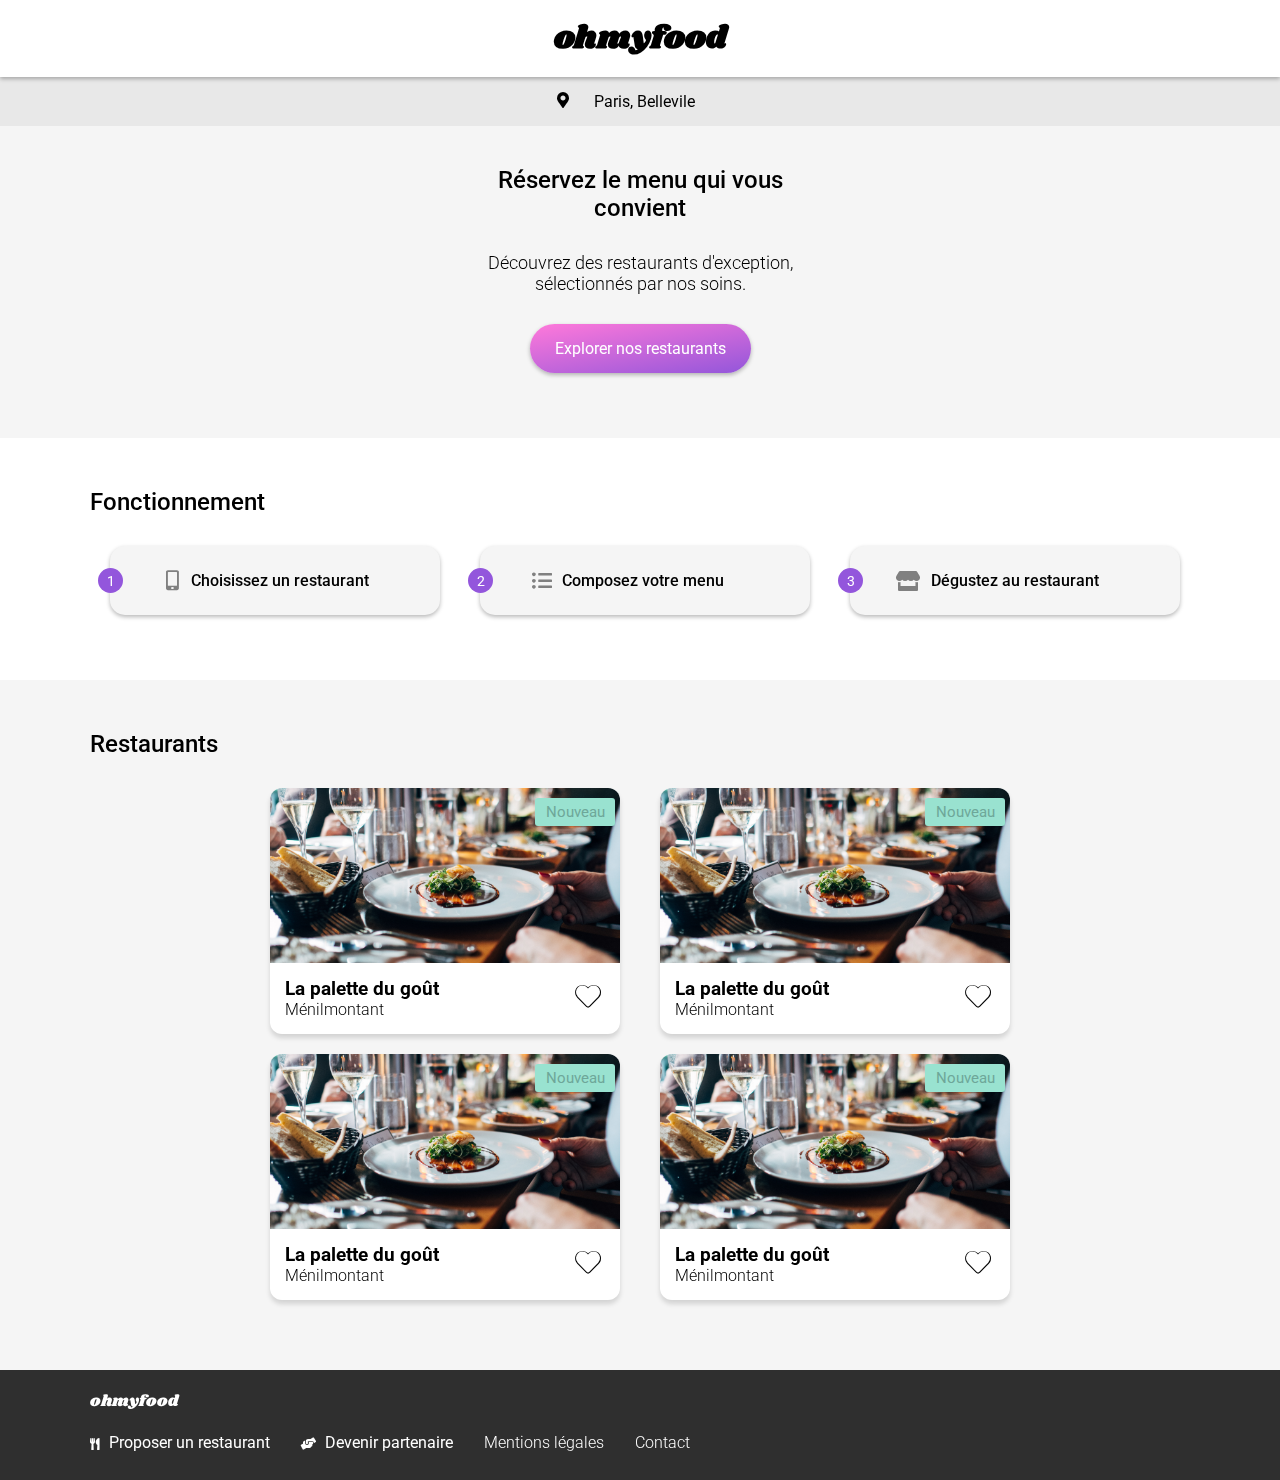
<file: index.html>
<!DOCTYPE html>
<html lang="en">
  <head>
    <meta charset="UTF-8" />
    <meta name="viewport" content="width=device-width, initial-scale=1.0" />
    <!-- Css -->
    <link rel="stylesheet" href="./css/main.css" />
    <link rel="stylesheet" href="./css/home.css" />
    <!-- Fonts -->
    <link href="https://fonts.googleapis.com/css2?family=Roboto:wght@300;400;500;600;700&family=Shrikhand&display=swap" rel="stylesheet" />
    <!-- Font Awesome -->
    <link rel="stylesheet" type="text/css" href="./fontawesome-free-5.14.0-web/css/all.min.css" />
    <!-- Favicon -->
    <link rel="shortcut icon" href="https://i.pinimg.com/originals/8b/22/f8/8b22f86ebe3169ec697933156a07eeb9.jpg" type="image/x-icon" />
    <!-- Meta -->
    <meta property="og:title" content="Ohmyfood!" />
    <meta property="og:description" content="Commandez votre repas en ligne !" />
    <meta property="og:image" content="https://media-cdn.tripadvisor.com/media/photo-s/19/45/c8/67/halloumi-salad-grilled.jpg" />
    <title>Ohmyfood!</title>
  </head>
  <body>
    <div class="spinner"><i class="fas fa-sync-alt"></i></div>
    <header>
      <h1><a href="">ohmyfood</a></h1>
    </header>
    <section class="google-map">
      <i class="fas fa-map-marker-alt"></i>
      <span>Paris, Bellevile <i class="fas fa-cheeseburger"></i></span>
    </section>
    <section class="hero">
      <div class="hero__content">
        <h2>Réservez le menu qui vous convient</h2>
        <p>Découvrez des restaurants d'exception, sélectionnés par nos soins.</p>
        <a href="" class="btn"> <span>Explorer nos restaurants </span> </a>
      </div>
    </section>
    <main>
      <section class="fonctionnement">
        <div class="container">
          <h2>Fonctionnement</h2>
          <div class="cards">
            <div class="card">
              <div class="card__content">
                <div class="card__number">
                  <span>1</span>
                </div>
                <span class="choose"><i class="fas fa-mobile-alt"></i>Choisissez un restaurant</span>
              </div>
            </div>
            <div class="card">
              <div class="card__content">
                <div class="card__number">
                  <span>2</span>
                </div>
                <span class="compose"><i class="fas fa-list-ul"></i> Composez votre menu</span>
              </div>
            </div>
            <div class="card">
              <div class="card__content">
                <div class="card__number">
                  <span>3</span>
                </div>
                <span class="degust"><i class="fas fa-store"></i>Dégustez au restaurant</span>
              </div>
            </div>
          </div>
        </div>
      </section>
      <section class="restaurants">
        <div class="container">
          <h2>Restaurants</h2>
          <div class="cards">
            <div class="card">
              <a href="#"></a>
              <div class="card__new"><span>Nouveau</span></div>
              <div class="card__img" id="palette"></div>
              <div class="card__body">
                <div class="card__content">
                  <h3>La palette du goût</h3>
                  <p>Ménilmontant</p>
                </div>
                <div class="card__heart">
                    <i class="far fa-heart"></i>
                    <i class="fas fa-heart"></i>
                  </span>
                </div>
              </div>
            </div>
            <div class="card">
              <a href="#"></a>
              <div class="card__new"><span>Nouveau</span></div>
              <div class="card__img" id="palette"></div>
              <div class="card__body">
                <div class="card__content">
                  <h3>La palette du goût</h3>
                  <p>Ménilmontant</p>
                </div>
                <div class="card__heart">
                  <span>
                    <i class="far fa-heart"></i>
                    <i class="fas fa-heart"></i>
                  </span>
                </div>
              </div>
            </div>
            <div class="card">
              <a href="#"></a>
              <div class="card__new"><span>Nouveau</span></div>
              <div class="card__img" id="palette"></div>
              <div class="card__body">
                <div class="card__content">
                  <h3>La palette du goût</h3>
                  <p>Ménilmontant</p>
                </div>
                <div class="card__heart">
                  <span>
                    <i class="far fa-heart"></i>
                    <i class="fas fa-heart"></i>
                  </span>
                </div>
              </div>
            </div>
            <div class="card">
              <a href="#"></a>
              <div class="card__new"><span>Nouveau</span></div>
              <div class="card__img" id="palette"></div>
              <div class="card__body">
                <div class="card__content">
                  <h3>La palette du goût</h3>
                  <p>Ménilmontant</p>
                </div>
                <div class="card__heart">
                  <span>
                    <i class="far fa-heart"></i>
                    <i class="fas fa-heart"></i>
                  </span>
                </div>
              </div>
            </div>
          </div>
        </div>
      </section>
    </main>
    <footer>
      <div class="container">
        <a href="#" class="logo">ohmyfood</a>
        <ul>
          <li>
            <a href="#"> <i class="fas fa-utensils"></i> <span> Proposer un restaurant</span></a>
          </li>
          <li>
            <a href="#"> <i class="fas fa-hands-helping"></i> <span>Devenir partenaire </span> </a>
          </li>
          <li>
            <a href="#">Mentions légales</a>
          </li>
          <li>
            <a href="mailto:daniel.venera2@gmail.com">Contact</a>
          </li>
        </ul>
      </div>
    </footer>
  </body>
</html>
</file>
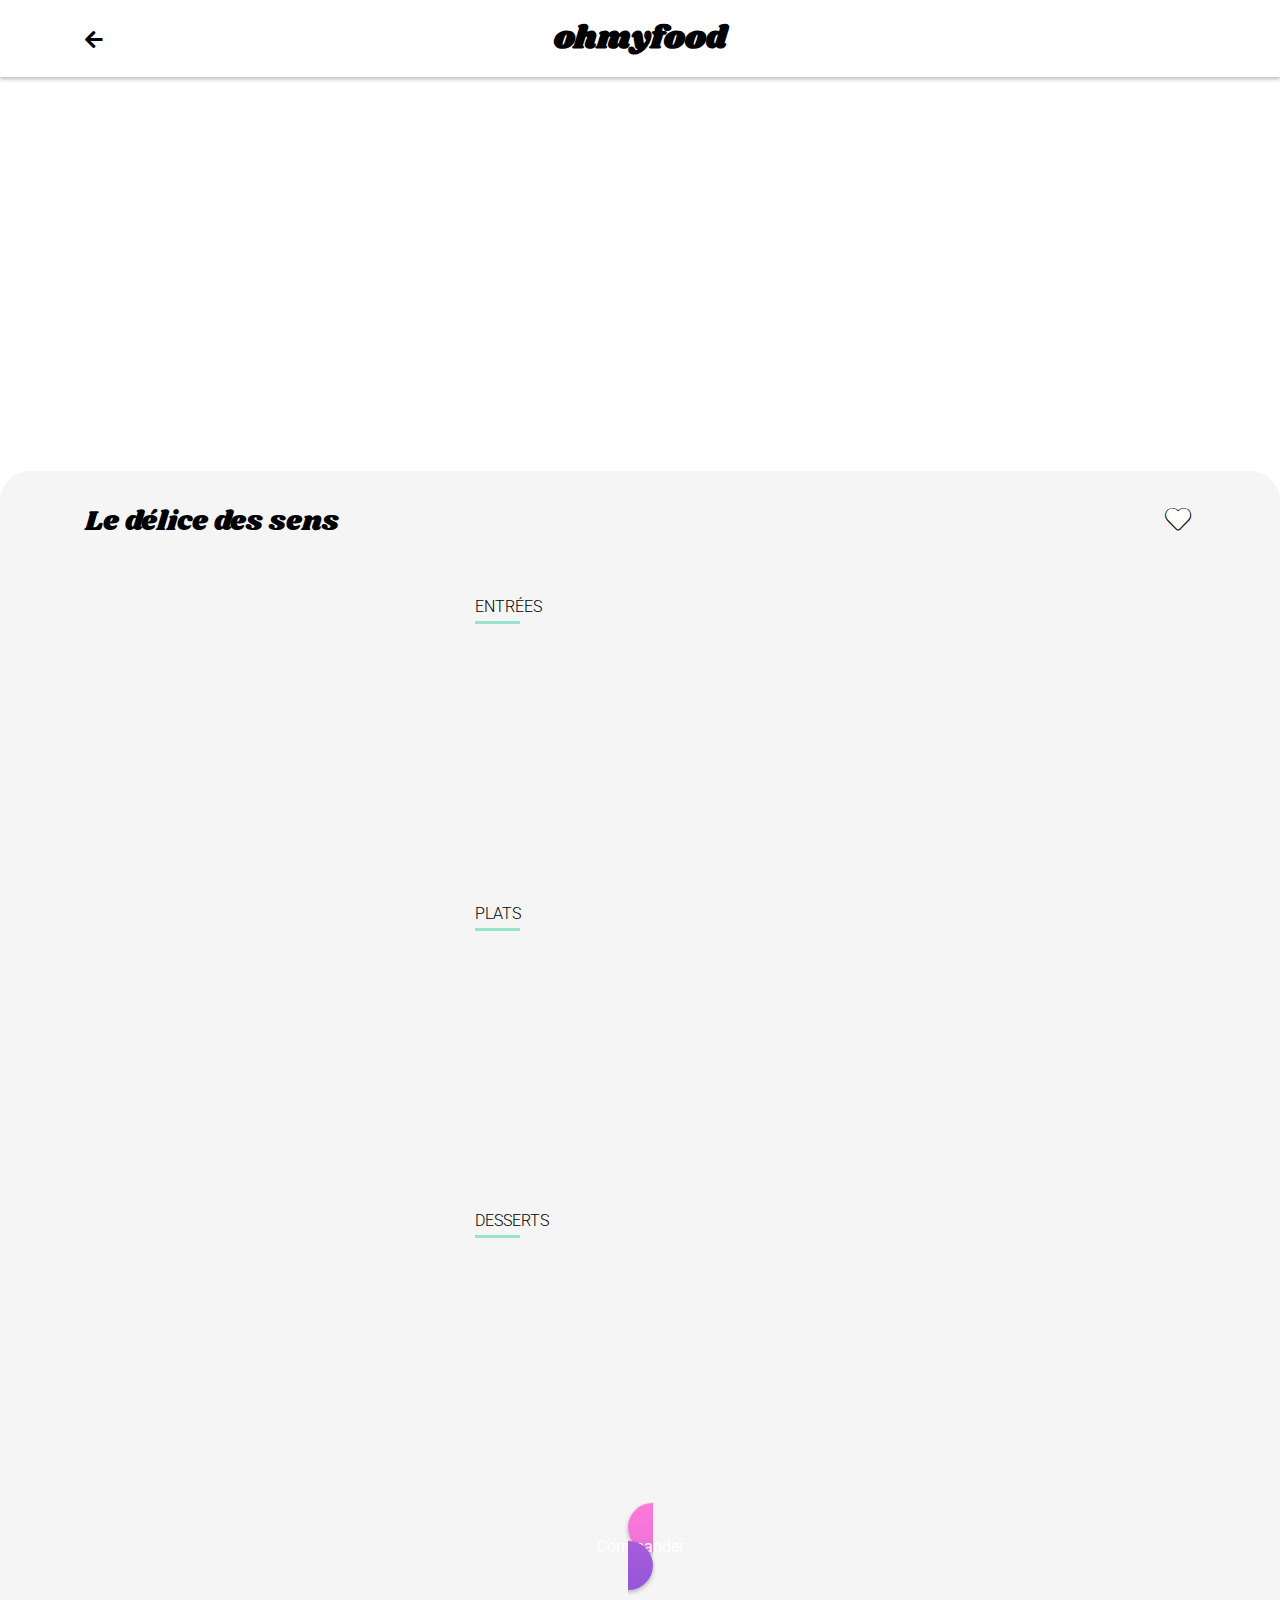
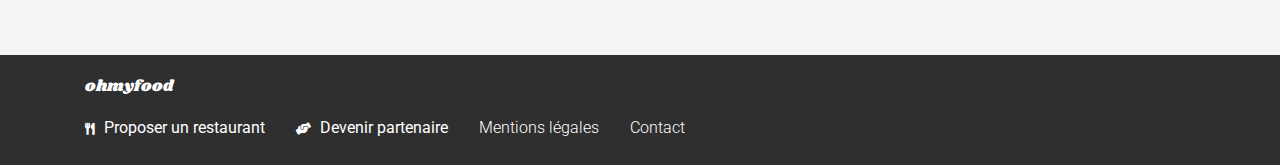
<file: delice.html>
<!DOCTYPE html>
<html lang="en">
  <head>
    <meta charset="UTF-8" />
    <meta name="viewport" content="width=device-width, initial-scale=1.0" />
    <!-- Css -->
    <link rel="stylesheet" href="./css/main.css" />
    <link rel="stylesheet" href="./css/restaurant.css" />
    <!-- Fonts -->
    <link href="https://fonts.googleapis.com/css2?family=Roboto:wght@300;400;500;600;700&family=Shrikhand&display=swap" rel="stylesheet" />
    <!-- Font Awesome -->
    <link rel="stylesheet" type="text/css" href="./fontawesome-free-5.14.0-web/css/all.min.css" />
    <!-- Favicon -->
    <link rel="shortcut icon" href="https://i.pinimg.com/originals/8b/22/f8/8b22f86ebe3169ec697933156a07eeb9.jpg" type="image/x-icon" />
    <!-- Meta -->
    <meta property="og:title" content="Le délice des sens" />
    <meta property="og:description" content="Commandez votre repas en ligne !" />
    <meta property="og:image" content="https://media-cdn.tripadvisor.com/media/photo-s/19/45/c8/67/halloumi-salad-grilled.jpg" />
    <title>Ohmyfood! - Le délice des sens</title>
  </head>
  <body>
    <header>
      <div class="container">
        <h1>
          <a href="index.html"><i class="fas fa-arrow-left"></i>ohmyfood</a>
        </h1>
      </div>
    </header>
    <section class="hero" id="delice">
      <div class="title">
        <div class="container">
          <h2>Le délice des sens</h2>
          <div class="card__heart">
            <i class="far fa-heart"></i>
            <i class="fas fa-heart"></i>
          </div>
        </div>
      </div>
    </section>
    <main>
      <div class="container">
        <div class="row">
          <section>
            <h3>Entrées</h3>
            <div class="cards">
              <div class="card card--one">
                <h4>Tartare de thon</h4>
                <div class="card__infos">
                  <p>Assaisonné au yuzu</p>
                  <!-- <span class="hidden">...</span> -->
                  <div class="card__price">
                    25&euro;
                  </div>
                </div>
                <div class="card__validator"></div>
              </div>
              <div class="card card--two">
                <h4>Bouchée de homard croustillant</h4>
                <div class="card__infos">
                  <p>Et sa farandole de petits légumes</p>
                  <!-- <span class="hidden">...</span> -->
                  <div class="card__price">
                    35&euro;
                  </div>
                </div>
                <div class="card__validator"></div>
              </div>
              <div class="card card--three">
                <h4>Velouté de cèpes</h4>
                <div class="card__infos">
                  <p>Aux truffes</p>
                  <!-- <span class="hidden">...</span> -->
                  <div class="card__price">
                    20&euro;
                  </div>
                </div>
                <div class="card__validator"></div>
              </div>
            </div>
          </section>
          <section>
            <h3>Plats</h3>
            <div class="cards">
              <div class="card card--one">
                <h4>Poulet rôti aux herbes de Provence</h4>
                <div class="card__infos">
                  <p>Et sa crème de truffe</p>
                  <!-- <span class="hidden">...</span> -->
                  <div class="card__price">
                    40&euro;
                  </div>
                </div>
                <div class="card__validator"></div>
              </div>
              <div class="card card--two">
                <h4>Langouste rôtie</h4>
                <div class="card__infos">
                  <p>Et ses légumes de saison</p>
                  <!-- <span class="hidden">...</span> -->
                  <div class="card__price">
                    35&euro;
                  </div>
                </div>
                <div class="card__validator"></div>
              </div>
              <div class="card card--three">
                <h4>Côte de boeuf Angus</h4>
                <div class="card__infos">
                  <p>Et sa purée de panais</p>
                  <!-- <span class="hidden">...</span> -->
                  <div class="card__price">
                    44&euro;
                  </div>
                </div>
                <div class="card__validator"></div>
              </div>
            </div>
          </section>
          <section>
            <h3>Desserts</h3>
            <div class="cards">
              <div class="card card--one">
                <h4>Farandole de desserts</h4>
                <div class="card__infos">
                  <p>Du chef</p>
                  <!-- <span class="hidden">...</span> -->
                  <div class="card__price">
                    18&euro;
                  </div>
                </div>
                <div class="card__validator"></div>
              </div>
              <div class="card card--two">
                <h4>Crème brulée</h4>
                <div class="card__infos">
                  <p>Revisitée</p>
                  <!-- <span class="hidden">...</span> -->
                  <div class="card__price">
                    22&euro;
                  </div>
                </div>
                <div class="card__validator"></div>
              </div>
              <div class="card card--three">
                <h4>Tiramisu</h4>
                <div class="card__infos">
                  <p>À la noisette</p>
                  <!-- <span class="hidden">...</span> -->
                  <div class="card__price">
                    23&euro;
                  </div>
                </div>
                <div class="card__validator"></div>
              </div>
            </div>
          </section>
        </div>
      </div>
      <div class="btn__container">
        <a href="" class="btn">
          <div class="btn__color">
            <span>Commander</span>
          </div>
        </a>
      </div>
    </main>
    <footer>
      <div class="container">
        <a href="index.html" class="logo">ohmyfood</a>
        <ul>
          <li>
            <a href="#"> <i class="fas fa-utensils"></i> <span> Proposer un restaurant</span></a>
          </li>
          <li>
            <a href="#"> <i class="fas fa-hands-helping"></i> <span>Devenir partenaire </span> </a>
          </li>
          <li>
            <a href="#">Mentions légales</a>
          </li>
          <li>
            <a href="mailto:daniel.venera2@gmail.com">Contact</a>
          </li>
        </ul>
      </div>
    </footer>
  </body>
</html>
</file>
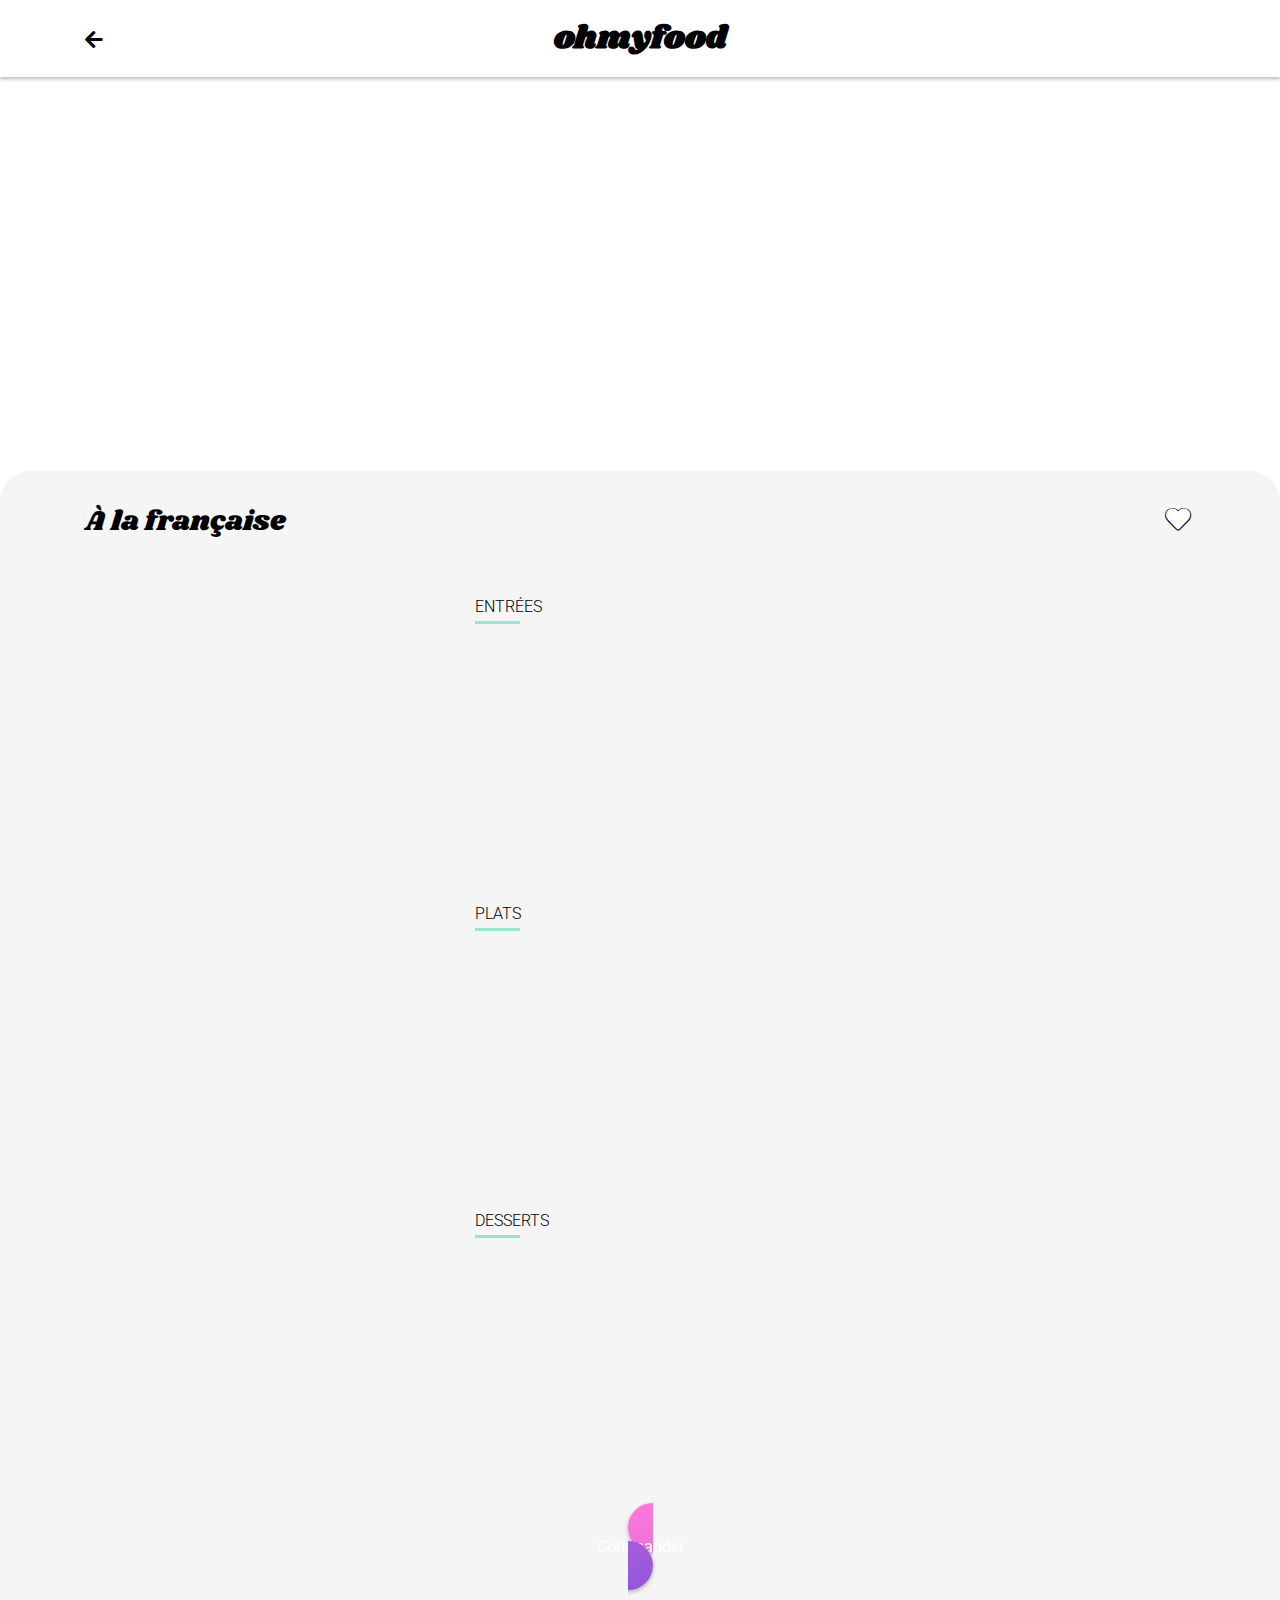
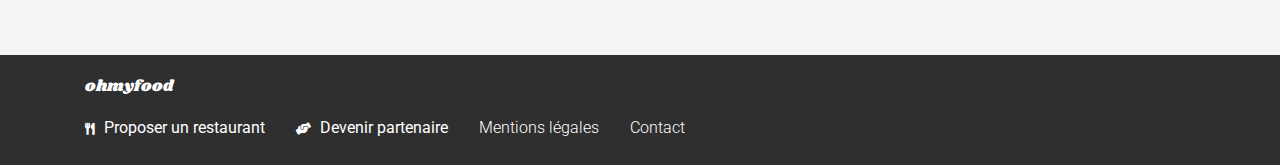
<file: francaise.html>
<!DOCTYPE html>
<html lang="en">
  <head>
    <meta charset="UTF-8" />
    <meta name="viewport" content="width=device-width, initial-scale=1.0" />
    <!-- Css -->
    <link rel="stylesheet" href="./css/main.css" />
    <link rel="stylesheet" href="./css/restaurant.css" />
    <!-- Fonts -->
    <link href="https://fonts.googleapis.com/css2?family=Roboto:wght@300;400;500;600&family=Shrikhand&display=swap" rel="stylesheet" />
    <!-- Font Awesome -->
    <link rel="stylesheet" type="text/css" href="./fontawesome-free-5.14.0-web/css/all.min.css" />
    <!-- Favicon -->
    <link rel="shortcut icon" href="https://i.pinimg.com/originals/8b/22/f8/8b22f86ebe3169ec697933156a07eeb9.jpg" type="image/x-icon" />
    <!-- Meta -->
    <meta property="og:title" content="A la française" />
    <meta property="og:description" content="Commandez votre repas en ligne !" />
    <meta property="og:image" content="https://media-cdn.tripadvisor.com/media/photo-s/19/45/c8/67/halloumi-salad-grilled.jpg" />
    <title>Ohmyfood! - À la française</title>
  </head>
  <body>
    <header>
      <div class="container">
        <h1>
          <a href="index.html"><i class="fas fa-arrow-left"></i>ohmyfood</a>
        </h1>
      </div>
    </header>
    <section class="hero" id="francaise">
      <div class="title">
        <div class="container">
          <h2>À la française</h2>
          <div class="card__heart">
            <i class="far fa-heart"></i>
            <i class="fas fa-heart"></i>
          </div>
        </div>
      </div>
    </section>
    <main>
      <div class="container">
        <div class="row">
          <section>
            <h3>Entrées</h3>
            <div class="cards">
              <div class="card card--one">
                <h4>Tartare de poulpe acidulé</h4>
                <div class="card__infos">
                  <p>Aux zestes d'orange</p>
                  <div class="card__price">
                    25&euro;
                  </div>
                </div>
                <div class="card__validator"></div>
              </div>
              <div class="card card--two">
                <h4>Velouté de légumes d'antan</h4>
                <div class="card__infos">
                  <p>Carotte, panais, topinambour</p>
                  <span class="hidden">...</span>
                  <div class="card__price">
                    35&euro;
                  </div>
                </div>
                <div class="card__validator"></div>
              </div>
              <div class="card card--three">
                <h4>Soupe à l'oignon</h4>
                <div class="card__infos">
                  <p>Revisitée</p>
                  <!-- <span class="hidden">...</span> -->
                  <div class="card__price">
                    20&euro;
                  </div>
                </div>
                <div class="card__validator"></div>
              </div>
            </div>
          </section>
          <section>
            <h3>Plats</h3>
            <div class="cards">
              <div class="card card--one">
                <h4>Coquilles Saint-Jacques</h4>
                <div class="card__infos">
                  <p>Accompagnées d'une purée de panais</p>
                  <span class="hidden">...</span>
                  <div class="card__price">
                    40&euro;
                  </div>
                </div>
                <div class="card__validator"></div>
              </div>
              <div class="card card--two">
                <h4>Magret de canard</h4>
                <div class="card__infos">
                  <p>Et parmentier de pommes de terre</p>
                  <!-- <span class="hidden">...</span> -->
                  <div class="card__price">
                    35&euro;
                  </div>
                </div>
                <div class="card__validator"></div>
              </div>
              <div class="card card--three">
                <h4>Pigeonneau d’Ille-et-Vilaine</h4>
                <div class="card__infos">
                  <p>Sur son lit de gnocchis aux légumes</p>
                  <!-- <span class="hidden">...</span> -->
                  <div class="card__price">
                    44&euro;
                  </div>
                </div>
                <div class="card__validator"></div>
              </div>
            </div>
          </section>
          <section>
            <h3>Desserts</h3>
            <div class="cards">
              <div class="card card--one">
                <h4>Pétales de violettes glacés</h4>
                <div class="card__infos">
                  <p>Et purée de noisettes</p>
                  <!-- <span class="hidden">...</span> -->
                  <div class="card__price">
                    18&euro;
                  </div>
                </div>
                <div class="card__validator"></div>
              </div>
              <div class="card card--two">
                <h4>Fondant au chocolat</h4>
                <div class="card__infos">
                  <p>Revisité</p>
                  <!-- <span class="hidden">...</span> -->
                  <div class="card__price">
                    22&euro;
                  </div>
                </div>
                <div class="card__validator"></div>
              </div>
              <div class="card card--three">
                <h4>Millefeuille croustillant</h4>
                <div class="card__infos">
                  <p>Myrtilles et pâte d’amande</p>
                  <!-- <span class="hidden">...</span> -->
                  <div class="card__price">
                    23&euro;
                  </div>
                </div>
                <div class="card__validator"></div>
              </div>
            </div>
          </section>
        </div>
      </div>
      <div class="btn__container">
        <a href="" class="btn">
          <div class="btn__color">
            <span>Commander</span>
          </div>
        </a>
      </div>
    </main>
    <footer>
      <div class="container">
        <a href="index.html" class="logo">ohmyfood</a>
        <ul>
          <li>
            <a href="#"> <i class="fas fa-utensils"></i> <span> Proposer un restaurant</span></a>
          </li>
          <li>
            <a href="#"> <i class="fas fa-hands-helping"></i> <span>Devenir partenaire </span> </a>
          </li>
          <li>
            <a href="#">Mentions légales</a>
          </li>
          <li>
            <a href="mailto:daniel.venera2@gmail.com">Contact</a>
          </li>
        </ul>
      </div>
    </footer>
  </body>
</html>
</file>
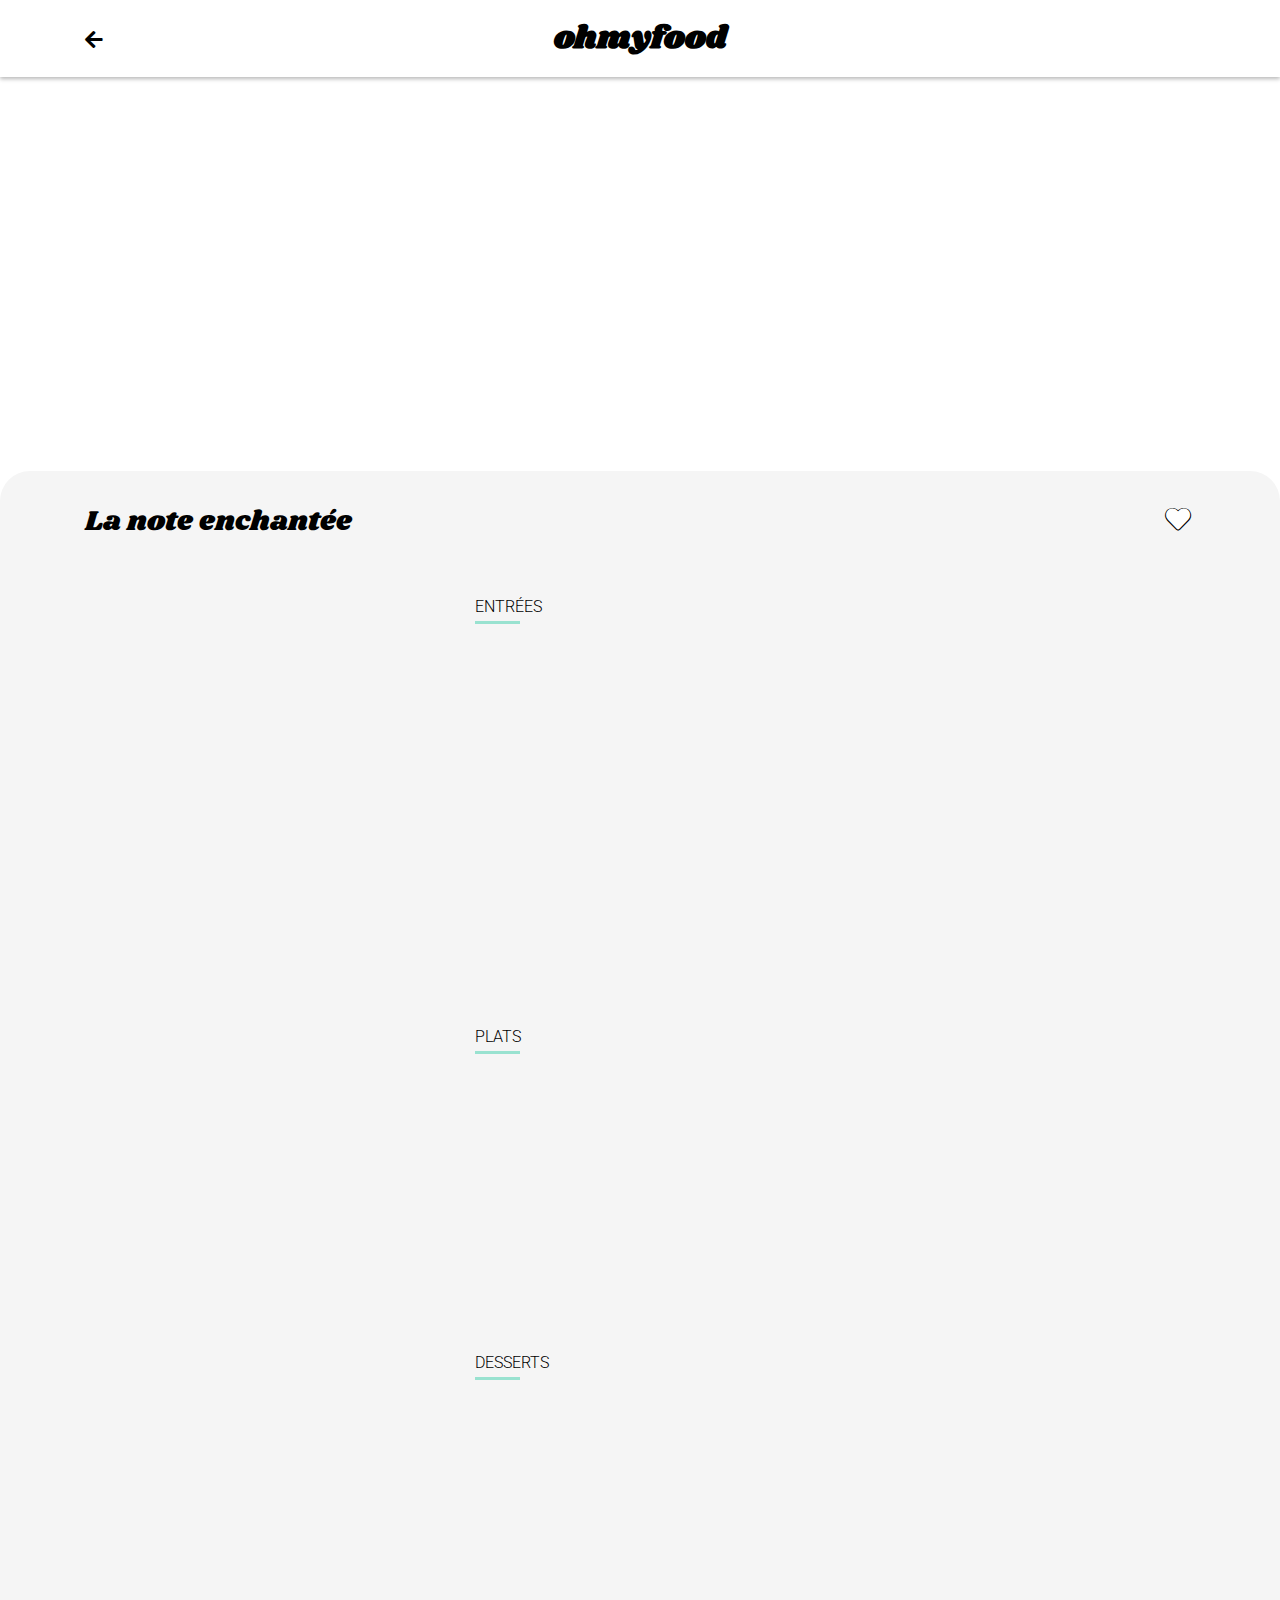
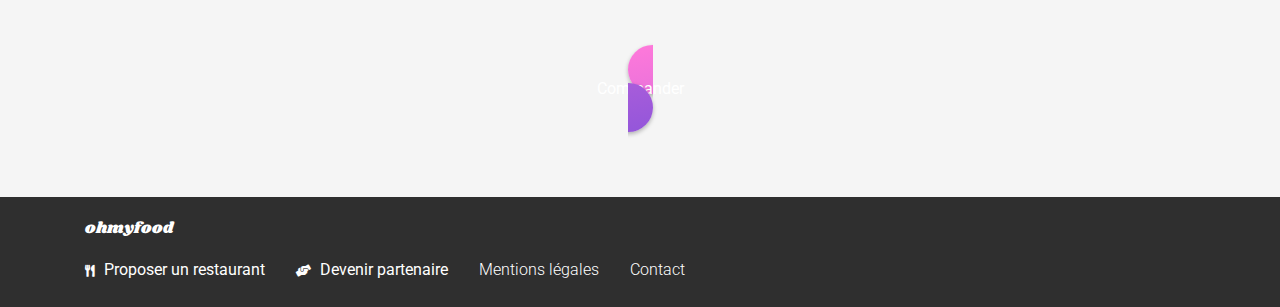
<file: note.html>
<!DOCTYPE html>
<html lang="en">
  <head>
    <meta charset="UTF-8" />
    <meta name="viewport" content="width=device-width, initial-scale=1.0" />
    <!-- Css -->
    <link rel="stylesheet" href="./css/main.css" />
    <link rel="stylesheet" href="./css/restaurant.css" />
    <!-- Fonts -->
    <link href="https://fonts.googleapis.com/css2?family=Roboto:wght@300;400;500;600&family=Shrikhand&display=swap" rel="stylesheet" />
    <!-- Font Awesome -->
    <link rel="stylesheet" type="text/css" href="./fontawesome-free-5.14.0-web/css/all.min.css" />
    <!-- Favicon -->
    <link rel="shortcut icon" href="https://i.pinimg.com/originals/8b/22/f8/8b22f86ebe3169ec697933156a07eeb9.jpg" type="image/x-icon" />
    <!-- Meta -->
    <meta name="description" content="Retrouvez le menu du restaurant La note enchantée" />
    <meta property="og:title" content="La note enchantée" />
    <meta property="og:description" content="Commandez votre repas en ligne !" />
    <meta property="og:image" content="https://media-cdn.tripadvisor.com/media/photo-s/19/45/c8/67/halloumi-salad-grilled.jpg" />
    <title>Ohmyfood! - La note enchantée</title>
  </head>
  <body>
    <header>
      <div class="container">
        <h1>
          <a href="index.html"><i class="fas fa-arrow-left"></i>ohmyfood</a>
        </h1>
      </div>
    </header>
    <section class="hero" id="note">
      <div class="title">
        <div class="container">
          <h2>La note enchantée</h2>
          <div class="card__heart">
            <i class="far fa-heart"></i>
            <i class="fas fa-heart"></i>
          </div>
        </div>
      </div>
    </section>
    <main>
      <div class="container">
        <div class="row">
          <section>
            <h3>Entrées</h3>
            <div class="cards">
              <div class="card card--one">
                <h4>Ravioles de foie gras</h4>
                <div class="card__infos">
                  <p>Accompagnés de leur crème à la truffe</p>
                  <span class="hidden">...</span>
                  <div class="card__price">
                    25&euro;
                  </div>
                </div>
                <div class="card__validator"></div>
              </div>
              <div class="card card--two">
                <h4>Caviar osciètre</h4>
                <div class="card__infos">
                  <p>Sur blini à la farine de blé noir</p>
                  <div class="card__price">
                    35&euro;
                  </div>
                </div>
                <div class="card__validator"></div>
              </div>
              <div class="card card--three">
                <div class="card__title">
                  <h4>Homard et espuma de potiron</h4>
                  <span class="hidden">...</span>
                </div>
                <div class="card__infos">
                  <p>Mariné aux zestes d'orange</p>
                  <div class="card__price">
                    20&euro;
                  </div>
                </div>
                <div class="card__validator"></div>
              </div>
              <div class="card card--four">
                <div class="card__title">
                  <h4>Foie gras de canard cuit entier</h4>
                  <span class="hidden">...</span>
                </div>
                <div class="card__infos">
                  <p>Confiture de figue et pain toasté</p>
                  <span class="hidden">...</span>
                  <div class="card__price">
                    35&euro;
                  </div>
                </div>
                <div class="card__validator"></div>
              </div>
            </div>
          </section>
          <section>
            <h3>Plats</h3>
            <div class="cards">
              <div class="card card--one">
                <div class="card__title">
                  <h4>Noix de coquilles Saint-Jacques</h4>
                  <span class="hidden">...</span>
                </div>
                <div class="card__infos">
                  <p>Sur lit de purée de céleri-rave</p>
                  <div class="card__price">
                    40&euro;
                  </div>
                </div>
                <div class="card__validator"></div>
              </div>
              <div class="card card--two">
                <h4>Langoustine poêlée</h4>
                <div class="card__infos">
                  <p>Purée de patate douce</p>
                  <div class="card__price">
                    35&euro;
                  </div>
                </div>
                <div class="card__validator"></div>
              </div>
              <div class="card card--three">
                <h4>Mijoté de queue de boeuf</h4>
                <div class="card__infos">
                  <p>Et riz sauvage aux zestes de citron</p>
                  <span class="hidden">...</span>
                  <div class="card__price">
                    44&euro;
                  </div>
                </div>
                <div class="card__validator"></div>
              </div>
            </div>
          </section>
          <section>
            <h3>Desserts</h3>
            <div class="cards">
              <div class="card card--one">
                <h4>Macaron noisette et chocolat</h4>
                <div class="card__infos">
                  <p>Glace au caramel brun et sel de Gu...</p>
                  <span class="hidden">...</span>
                  <div class="card__price">
                    18&euro;
                  </div>
                </div>
                <div class="card__validator"></div>
              </div>
              <div class="card card--two">
                <h4>Baba au rhum revisité</h4>
                <div class="card__infos">
                  <p>Avec son coulis de citron</p>
                  <div class="card__price">
                    22&euro;
                  </div>
                </div>
                <div class="card__validator"></div>
              </div>
              <div class="card card--three">
                <h4>Tarte au citron meringuée</h4>
                <div class="card__infos">
                  <p>Déstructurée</p>
                  <div class="card__price">
                    23&euro;
                  </div>
                </div>
                <div class="card__validator"></div>
              </div>
            </div>
          </section>
        </div>
      </div>
      <div class="btn__container">
        <a href="" class="btn">
          <div class="btn__color">
            <span>Commander</span>
          </div>
        </a>
      </div>
    </main>
    <footer>
      <div class="container">
        <a href="index.html" class="logo">ohmyfood</a>
        <ul>
          <li>
            <a href="#"> <i class="fas fa-utensils"></i> <span> Proposer un restaurant</span></a>
          </li>
          <li>
            <a href="#"> <i class="fas fa-hands-helping"></i> <span>Devenir partenaire </span> </a>
          </li>
          <li>
            <a href="#">Mentions légales</a>
          </li>
          <li>
            <a href="mailto:daniel.venera2@gmail.com">Contact</a>
          </li>
        </ul>
      </div>
    </footer>
  </body>
</html>
</file>
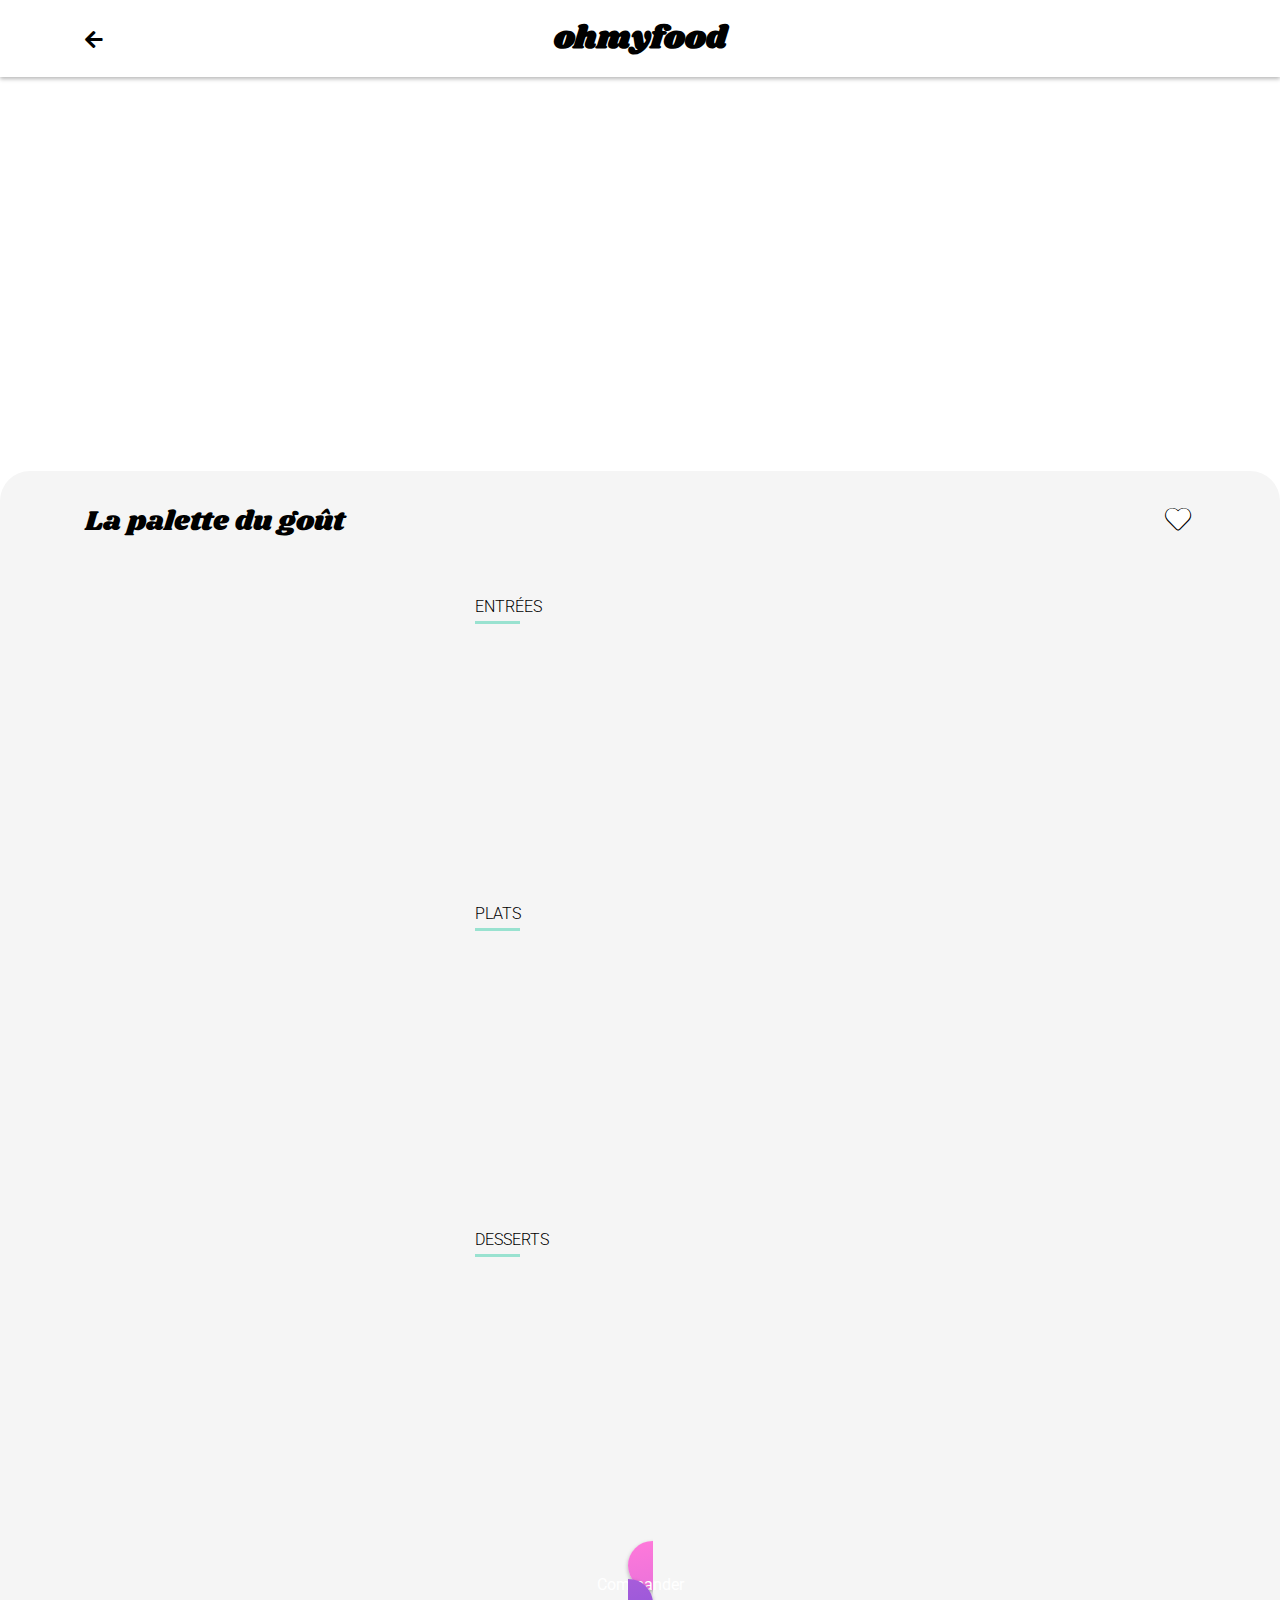
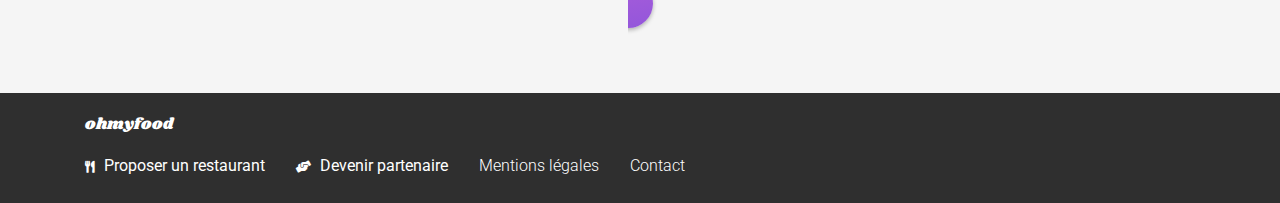
<file: palette.html>
<!DOCTYPE html>
<html lang="en">
  <head>
    <meta charset="UTF-8" />
    <meta name="viewport" content="width=device-width, initial-scale=1.0" />
    <!-- Css -->
    <link rel="stylesheet" href="./css/main.css" />
    <link rel="stylesheet" href="./css/restaurant.css" />
    <!-- Fonts -->
    <link href="https://fonts.googleapis.com/css2?family=Roboto:wght@300;400;500;600&family=Shrikhand&display=swap" rel="stylesheet" />
    <!-- Font Awesome -->
    <link rel="stylesheet" type="text/css" href="./fontawesome-free-5.14.0-web/css/all.min.css" />
    <!-- Favicon -->
    <link rel="shortcut icon" href="https://i.pinimg.com/originals/8b/22/f8/8b22f86ebe3169ec697933156a07eeb9.jpg" type="image/x-icon" />
    <!-- Meta -->
    <meta name="description" content="Retrouvez le menu du restaurant La palette du goût" />
    <meta property="og:title" content="La palette du goût" />
    <meta property="og:description" content="Commandez votre repas en ligne !" />
    <meta property="og:image" content="https://media-cdn.tripadvisor.com/media/photo-s/19/45/c8/67/halloumi-salad-grilled.jpg" />
    <title>Ohmyfood! - La palette du goût</title>
  </head>
  <body>
    <header>
      <div class="container">
        <h1>
          <a href="index.html"><i class="fas fa-arrow-left"></i>ohmyfood</a>
        </h1>
      </div>
    </header>
    <section class="hero" id="palette">
      <div class="title">
        <div class="container">
          <h2>La palette du goût</h2>
          <div class="card__heart">
            <i class="far fa-heart"></i>
            <i class="fas fa-heart"></i>
          </div>
        </div>
      </div>
    </section>
    <main>
      <div class="container">
        <div class="row">
          <section>
            <h3>Entrées</h3>
            <div class="cards">
              <div class="card card--one">
                <h4>Fricassée d'escargot</h4>
                <div class="card__infos">
                  <p>Au piment d'Espelette</p>
                  <div class="card__price">
                    25&euro;
                  </div>
                </div>
                <div class="card__validator"></div>
              </div>
              <div class="card card--two">
                <h4>Foie gras de canard mi-cuit</h4>
                <div class="card__infos">
                  <p>Et ses copeaux de truffe noire</p>
                  <div class="card__price">
                    35&euro;
                  </div>
                </div>
                <div class="card__validator"></div>
              </div>
              <div class="card card--three">
                <h4>Oeuf au plat</h4>
                <div class="card__infos">
                  <p>Assaisonné à la truffe sur lit de caviar</p>
                  <span class="hidden">...</span>
                  <div class="card__price">
                    20&euro;
                  </div>
                </div>
                <div class="card__validator"></div>
              </div>
            </div>
          </section>
          <section>
            <h3>Plats</h3>
            <div class="cards">
              <div class="card card--one">
                <h4>Filet de boeuf aux herbes</h4>
                <div class="card__infos">
                  <p>Accompagné de sa ribambelle de légumes</p>
                  <span class="hidden">...</span>
                  <div class="card__price">
                    40&euro;
                  </div>
                </div>
                <div class="card__validator"></div>
              </div>
              <div class="card card--two">
                <div class="card__title">
                  <h4>Parmentier de queue de boeuf</h4>
                  <span class="hidden">...</span>
                </div>
                <div class="card__infos">
                  <p>À la truffe noire sur sa purée de panais</p>
                  <span class="hidden">...</span>
                  <div class="card__price">
                    35&euro;
                  </div>
                </div>
                <div class="card__validator"></div>
              </div>
              <div class="card card--three">
                <h4>Filet de turbot</h4>
                <div class="card__infos">
                  <p>Aux agrumes</p>
                  <div class="card__price">
                    44&euro;
                  </div>
                </div>
                <div class="card__validator"></div>
              </div>
            </div>
          </section>
          <section>
            <h3>Desserts</h3>
            <div class="cards">
              <div class="card card--one">
                <h4>Paris-Brest</h4>
                <div class="card__infos">
                  <p>Revisité</p>
                  <div class="card__price">
                    18&euro;
                  </div>
                </div>
                <div class="card__validator"></div>
              </div>
              <div class="card card--two">
                <div class="card__title">
                  <h4>Macaron au chocolat d'exception</h4>
                  <span class="hidden">...</span>
                </div>
                <div class="card__infos">
                  <p>Et glace à la vanille de Madagascar</p>
                  <span class="hidden">...</span>
                  <div class="card__price">
                    22&euro;
                  </div>
                </div>
                <div class="card__validator"></div>
              </div>
              <div class="card card--three">
                <h4>Mousse au chocolat</h4>
                <div class="card__infos">
                  <p>Au piment d'Espelette et à la truffe noire</p>
                  <span class="hidden">...</span>
                  <div class="card__price">
                    23&euro;
                  </div>
                </div>
                <div class="card__validator"></div>
              </div>
            </div>
          </section>
        </div>
      </div>
      <div class="btn__container">
        <a href="" class="btn">
          <div class="btn__color">
            <span>Commander</span>
          </div>
        </a>
      </div>
    </main>
    <footer>
      <div class="container">
        <a href="index.html" class="logo">ohmyfood</a>
        <ul>
          <li>
            <a href="#"> <i class="fas fa-utensils"></i> <span> Proposer un restaurant</span></a>
          </li>
          <li>
            <a href="#"> <i class="fas fa-hands-helping"></i> <span>Devenir partenaire </span> </a>
          </li>
          <li>
            <a href="#">Mentions légales</a>
          </li>
          <li>
            <a href="mailto:daniel.venera2@gmail.com">Contact</a>
          </li>
        </ul>
      </div>
    </footer>
  </body>
</html>
</file>
<file: css/main.css>
* {
  padding: 0;
  margin: 0;
  -webkit-box-sizing: border-box;
          box-sizing: border-box;
  list-style: none;
}

body {
  font-family: "Roboto", sans-serif;
}

.spinner {
  height: 100vh;
  width: 100vw;
  position: fixed;
  color: white;
  z-index: -1;
  -webkit-animation: 3s spinner;
          animation: 3s spinner;
  display: -webkit-box;
  display: -ms-flexbox;
  display: flex;
  -webkit-box-align: center;
      -ms-flex-align: center;
          align-items: center;
  -webkit-box-pack: center;
      -ms-flex-pack: center;
          justify-content: center;
  font-size: 60px;
  font-family: "Shrikhand", cursive;
}

.spinner i {
  -webkit-animation: 3s loading;
          animation: 3s loading;
}

h1 {
  font-family: "Shrikhand", cursive;
}

h2 {
  font-weight: 500;
  margin-bottom: 30px;
}

a {
  text-decoration: none;
  color: #000;
}

.btn {
  border-radius: 30px;
  -webkit-box-shadow: 0px 2px 4px rgba(0, 0, 0, 0.28);
          box-shadow: 0px 2px 4px rgba(0, 0, 0, 0.28);
  background: linear-gradient(170deg, #ff79da, #9356da);
  color: white;
  padding: 15px 25px;
  font-weight: 400;
}

.btn:hover {
  background: linear-gradient(170deg, #ff79da, #ff79da);
  -webkit-box-shadow: 0px 2px 4px rgba(0, 0, 0, 0.4);
          box-shadow: 0px 2px 4px rgba(0, 0, 0, 0.4);
}

.container {
  margin: auto;
  max-width: 1200px;
  padding: 0px 20px;
}

@media (min-width: 576px) {
  .container {
    max-width: 540px;
  }
}

@media (min-width: 768px) {
  .container {
    max-width: 720px;
  }
}

@media (min-width: 992px) {
  .container {
    max-width: 960px;
  }
}

@media (min-width: 1200px) {
  .container {
    max-width: 1140px;
  }
}

header {
  -webkit-box-shadow: 0px 2px 4px rgba(0, 0, 0, 0.28);
          box-shadow: 0px 2px 4px rgba(0, 0, 0, 0.28);
  position: relative;
  z-index: 99;
  padding: 15px 0;
}

header h1 {
  text-align: center;
}

footer {
  padding: 20px 0;
  background-color: #2f2f2f;
}

footer a {
  color: white;
}

footer .logo {
  font-family: "Shrikhand", cursive;
  display: inline-block;
  margin-bottom: 20px;
}

footer ul li {
  margin-bottom: 8px;
  font-weight: 300;
}

footer ul li i {
  font-size: 12px;
}

footer ul li span {
  padding-left: 5px;
  font-weight: 400;
}

@media (min-width: 992px) {
  footer ul {
    display: -webkit-box;
    display: -ms-flexbox;
    display: flex;
    max-width: 600px;
    -webkit-box-pack: justify;
        -ms-flex-pack: justify;
            justify-content: space-between;
  }
}

.card__heart {
  padding: 5px;
  position: relative;
  z-index: 9999;
  cursor: pointer;
}

.card__heart i {
  position: absolute;
  -webkit-transition: all 0.3s ease-in-out;
  transition: all 0.3s ease-in-out;
}

.card__heart .far {
  font-size: 26px;
  left: -20px;
}

.card__heart .fas {
  color: white;
  left: -19px;
  font-size: 24px;
  top: 6px;
}

.card__heart:hover i {
  color: #9356dc;
}
/*# sourceMappingURL=main.css.map */
</file>
<file: css/home.css>
* {
  padding: 0;
  margin: 0;
  -webkit-box-sizing: border-box;
          box-sizing: border-box;
  list-style: none;
}

.cards {
  margin-left: -20px;
  margin-right: -20px;
}

.cards .card {
  margin-right: 20px;
  margin-left: 20px;
}

.google-map {
  background-color: #e8e8e8;
  display: -webkit-box;
  display: -ms-flexbox;
  display: flex;
  -webkit-box-pack: center;
      -ms-flex-pack: center;
          justify-content: center;
  -webkit-box-align: center;
      -ms-flex-align: center;
          align-items: center;
  padding: 15px 0;
}

.google-map i {
  position: relative;
  left: -25px;
  padding-bottom: 3px;
}

.hero {
  background-color: whitesmoke;
  padding: 40px 0 80px;
}

.hero__content {
  max-width: 350px;
  margin: auto;
  text-align: center;
}

.hero__content h1 {
  max-width: 250px;
  margin: 0 auto 15px;
}

.hero__content p {
  font-size: 18px;
  font-weight: 300;
  margin-bottom: 45px;
}

.fonctionnement {
  padding: 50px 0 45px;
}

.fonctionnement .cards {
  padding-left: 10px;
  display: -webkit-box;
  display: -ms-flexbox;
  display: flex;
  -ms-flex-wrap: wrap;
      flex-wrap: wrap;
  -webkit-box-pack: center;
      -ms-flex-pack: center;
          justify-content: center;
}

.fonctionnement .cards .card {
  width: 100%;
  max-width: 330px;
  border-radius: 15px;
  background-color: whitesmoke;
  margin-bottom: 20px;
  padding: 25px 10px;
  text-align: center;
  -webkit-box-shadow: 0px 2px 4px rgba(0, 0, 0, 0.28);
          box-shadow: 0px 2px 4px rgba(0, 0, 0, 0.28);
}

.fonctionnement .cards .card .card__content {
  display: -webkit-box;
  display: -ms-flexbox;
  display: flex;
  -webkit-box-pack: center;
      -ms-flex-pack: center;
          justify-content: center;
  -webkit-box-align: center;
      -ms-flex-align: center;
          align-items: center;
  position: relative;
  font-weight: 500;
}

.fonctionnement .cards .card .card__content .card__number {
  position: absolute;
  left: -22px;
  color: white;
  font-size: 14px;
  font-weight: 400;
  height: 25px;
  width: 25px;
  border-radius: 50%;
  background: #9356dc;
  display: -webkit-box;
  display: -ms-flexbox;
  display: flex;
  -webkit-box-pack: center;
      -ms-flex-pack: center;
          justify-content: center;
  -webkit-box-align: center;
      -ms-flex-align: center;
          align-items: center;
}

.fonctionnement .cards .card .card__content span {
  position: relative;
}

.fonctionnement .cards .card .card__content i {
  position: absolute;
  color: grey;
  font-size: 20px;
}

.fonctionnement .cards .card .card__content .choose {
  padding-left: 10px;
}

.fonctionnement .cards .card .card__content .choose i {
  left: -15px;
}

.fonctionnement .cards .card .card__content .compose {
  padding-right: 4px;
}

.fonctionnement .cards .card .card__content .compose i {
  left: -30px;
}

.fonctionnement .cards .card .card__content .degust i {
  left: -35px;
}

.restaurants {
  background-color: whitesmoke;
  padding: 50px 0;
}

.restaurants .cards {
  display: -webkit-box;
  display: -ms-flexbox;
  display: flex;
  -webkit-box-pack: center;
      -ms-flex-pack: center;
          justify-content: center;
  -ms-flex-wrap: wrap;
      flex-wrap: wrap;
}

.restaurants .cards .card {
  width: 100%;
  max-width: 350px;
  border-radius: 12px;
  background-color: white;
  position: relative;
  overflow: hidden;
  margin-bottom: 20px;
  -webkit-box-shadow: 0px 4px 5px 0px rgba(0, 0, 0, 0.14);
          box-shadow: 0px 4px 5px 0px rgba(0, 0, 0, 0.14);
}

.restaurants .cards .card a {
  position: absolute;
  width: 100%;
  height: 100%;
  z-index: 2;
}

.restaurants .cards .card__new {
  border-radius: 3px;
  background-color: #99e2d0;
  color: #6ea799;
  font-size: 15px;
  width: 80px;
  text-align: center;
  padding: 5px 0;
  position: absolute;
  right: 5px;
  top: 10px;
}

.restaurants .cards .card__img {
  height: 175px;
}

.restaurants .cards .card #palette {
  background: url("../img/restaurants/palette.jpg") center no-repeat;
  background-size: cover;
}

.restaurants .cards .card__body {
  padding: 15px;
  display: -webkit-box;
  display: -ms-flexbox;
  display: flex;
  -webkit-box-pack: justify;
      -ms-flex-pack: justify;
          justify-content: space-between;
}

.restaurants .cards .card__body p {
  font-weight: 300;
}

.restaurants .cards .card__body .card__heart {
  padding: 5px;
  position: relative;
  z-index: 9999;
  cursor: pointer;
}

.restaurants .cards .card__body .card__heart i {
  position: absolute;
  -webkit-transition: all 0.3s ease-in-out;
  transition: all 0.3s ease-in-out;
}

.restaurants .cards .card__body .card__heart .far {
  font-size: 26px;
  left: -20px;
}

.restaurants .cards .card__body .card__heart .fas {
  color: white;
  left: -19px;
  font-size: 24px;
  top: 6px;
}

.restaurants .cards .card__body .card__heart:hover i {
  color: #9356dc;
}
/*# sourceMappingURL=home.css.map */
</file>
<file: css/restaurant.css>
* {
  padding: 0;
  margin: 0;
  -webkit-box-sizing: border-box;
          box-sizing: border-box;
  list-style: none;
}

.container, .hero .title {
  padding: 0px 15px;
}

header h1 {
  position: relative;
}

header h1 i {
  font-size: 20px;
  position: absolute;
  left: 0px;
  top: 15px;
}

.hero {
  height: 50vh;
  max-height: 800px;
  position: relative;
}

.hero .title {
  position: absolute;
  width: 100%;
  bottom: -15px;
  border-radius: 30px 30px 0 0;
  padding: 30px 0 0;
  background-color: whitesmoke;
  display: -webkit-box;
  display: -ms-flexbox;
  display: flex;
  -webkit-box-pack: justify;
      -ms-flex-pack: justify;
          justify-content: space-between;
}

.hero .title .container, .hero .title .title {
  display: -webkit-box;
  display: -ms-flexbox;
  display: flex;
  -webkit-box-pack: justify;
      -ms-flex-pack: justify;
          justify-content: space-between;
  width: 100%;
}

.hero .title .container h2, .hero .title .title h2 {
  font-family: "Shrikhand", cursive;
  font-size: 28px;
  margin-bottom: 0;
}

main {
  background-color: whitesmoke;
  padding: 45px 0 80px;
}

main section {
  max-width: 330px;
  margin: 0 auto 30px;
}

main section h3 {
  font-size: 16px;
  font-weight: 300;
  text-transform: uppercase;
  margin-bottom: 10px;
}

main section h3::after {
  content: "";
  display: block;
  margin-top: 5px;
  height: 3px;
  width: 45px;
  background-color: #99e2d0;
}

main section .card {
  position: relative;
  padding: 15px 25px 10px 10px;
  background-color: white;
  border-radius: 15px;
  -webkit-box-shadow: 0px 2px 4px rgba(0, 0, 0, 0.1);
          box-shadow: 0px 2px 4px rgba(0, 0, 0, 0.1);
  display: -webkit-box;
  display: -ms-flexbox;
  display: flex;
  -webkit-box-orient: vertical;
  -webkit-box-direction: normal;
      -ms-flex-direction: column;
          flex-direction: column;
  margin-bottom: 15px;
  overflow: hidden;
  cursor: pointer;
  -webkit-transform: translateY(10px);
          transform: translateY(10px);
  opacity: 0;
  -webkit-animation: 1.5s fonduOne;
          animation: 1.5s fonduOne;
  -webkit-animation-fill-mode: forwards;
          animation-fill-mode: forwards;
}

main section .card--two {
  -webkit-animation-delay: 0.5s;
          animation-delay: 0.5s;
}

main section .card--three {
  -webkit-animation-delay: 1s;
          animation-delay: 1s;
}

main section .card--four {
  -webkit-animation-delay: 1.5s;
          animation-delay: 1.5s;
}

main section .card h4 {
  font-size: 18px;
  font-weight: 500;
  margin-bottom: 5px;
  max-width: 100%;
  -webkit-transition: all 0.7s ease-in-out;
  transition: all 0.7s ease-in-out;
  max-height: 21px;
  overflow: hidden;
  word-break: break-all;
}

main section .card__infos {
  position: relative;
  display: -webkit-box;
  display: -ms-flexbox;
  display: flex;
  -webkit-transition: all 0.7s ease-in-out;
  transition: all 0.7s ease-in-out;
  max-width: 100%;
}

main section .card__infos p {
  font-size: 15px;
  padding-right: 10px;
  font-weight: 300;
  overflow: hidden;
  width: 90%;
  word-break: break-all;
}

main section .card__infos .hidden {
  display: none;
}

main section .card__infos .card__price {
  display: -webkit-box;
  display: -ms-flexbox;
  display: flex;
  -webkit-box-align: end;
      -ms-flex-align: end;
          align-items: flex-end;
  font-weight: 500;
  width: 10%;
}

main section .card__validator {
  position: absolute;
  background-color: #99e2d0;
  width: 20%;
  height: 100%;
  -webkit-transition: all 0.7s ease-in-out;
  transition: all 0.7s ease-in-out;
  top: 0;
  right: -20%;
  display: -webkit-box;
  display: -ms-flexbox;
  display: flex;
  -webkit-box-align: center;
      -ms-flex-align: center;
          align-items: center;
  -webkit-box-pack: center;
      -ms-flex-pack: center;
          justify-content: center;
}

main section .card__validator::before {
  content: "\f00c";
  font-family: "Font Awesome 5 Free";
  height: 25px;
  width: 25px;
  vertical-align: middle;
  font-weight: 600;
  background-color: white;
  display: -webkit-box;
  display: -ms-flexbox;
  display: flex;
  -webkit-box-align: center;
      -ms-flex-align: center;
          align-items: center;
  -webkit-box-pack: center;
      -ms-flex-pack: center;
          justify-content: center;
  border-radius: 50%;
  color: #99e2d0;
  -webkit-transform: rotateZ(90deg);
          transform: rotateZ(90deg);
  -webkit-transition: all 0.4s ease-in-out;
  transition: all 0.4s ease-in-out;
  -webkit-transition-delay: 0.3s;
          transition-delay: 0.3s;
}

main section .card:hover .card__infos,
main section .card:hover h4 {
  max-width: 80%;
}

main section .card:hover .card__validator {
  -webkit-transform: translateX(-100%);
          transform: translateX(-100%);
}

main section .card:hover .card__validator::before {
  -webkit-transform: rotateZ(360deg);
          transform: rotateZ(360deg);
}

main section .card:hover .card__infos span {
  display: inline-block;
  padding-right: 10px;
}

main .command {
  text-align: center;
  margin-top: 50px;
}

@-webkit-keyframes fonduOne {
  100% {
    -webkit-transform: translateY(0px);
            transform: translateY(0px);
    opacity: 1;
  }
}

@keyframes fonduOne {
  100% {
    -webkit-transform: translateY(0px);
            transform: translateY(0px);
    opacity: 1;
  }
}

@media (min-width: 375px) {
  main section .card__infos p {
    max-height: 19px;
    word-break: break-all;
  }
}

@media (min-width: 992px) {
  main {
    padding-top: 70px;
  }
}

.btn__container {
  text-align: center;
}
/*# sourceMappingURL=restaurant.css.map */
</file>
